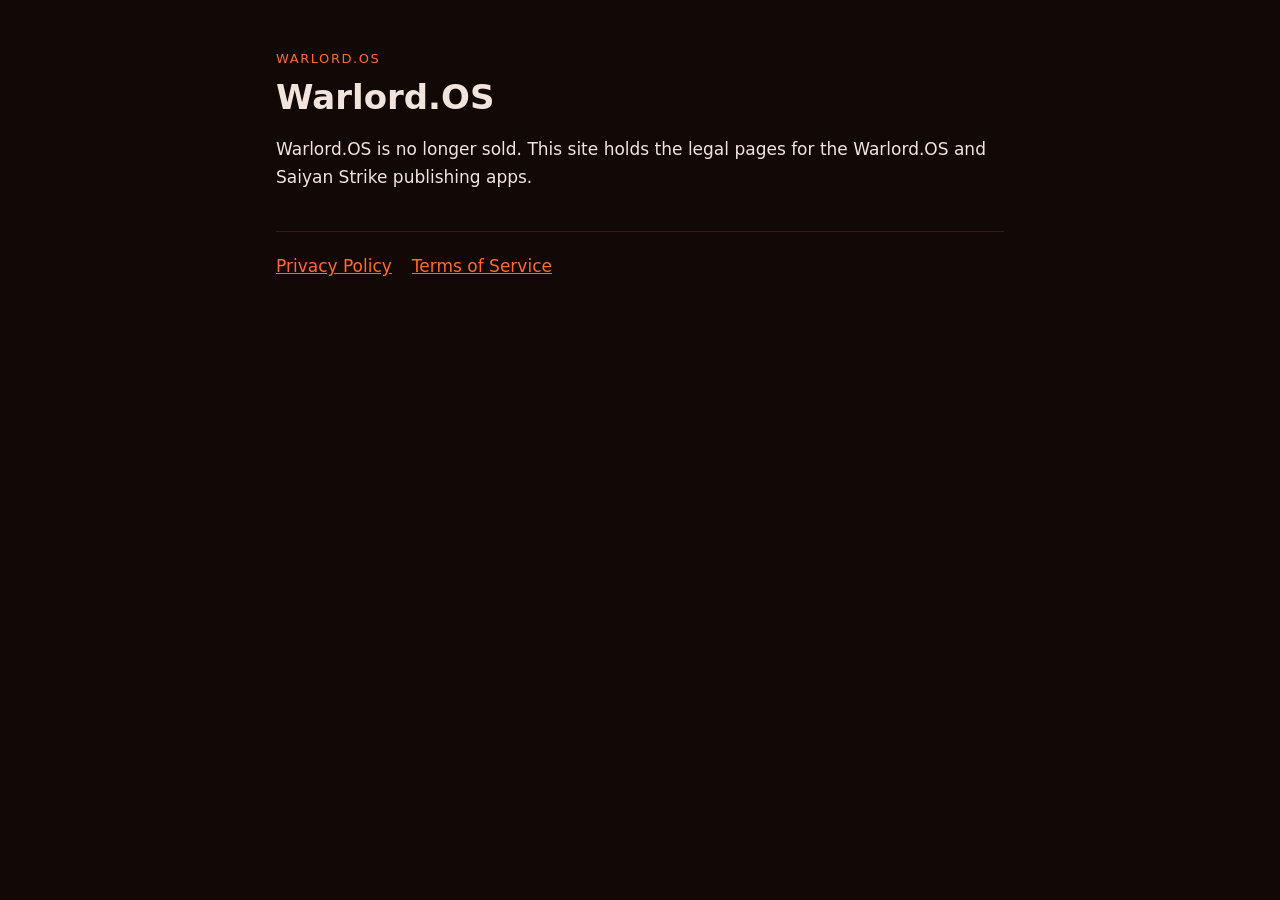
<file: index.html>
<!doctype html>
<html lang="en-GB">
<head>
<meta charset="utf-8">
<meta name="viewport" content="width=device-width, initial-scale=1">
<title>Warlord.OS</title>
<link rel="stylesheet" href="/style.css">
</head>
<body>
<main>
<p class="eyebrow">Warlord.OS</p>
<h1>Warlord.OS</h1>
<p>Warlord.OS is no longer sold. This site holds the legal pages for the Warlord.OS and Saiyan Strike publishing apps.</p>
<nav><a href="/privacy/">Privacy Policy</a><a href="/terms/">Terms of Service</a></nav>
</main>
</body>
</html>
</file>
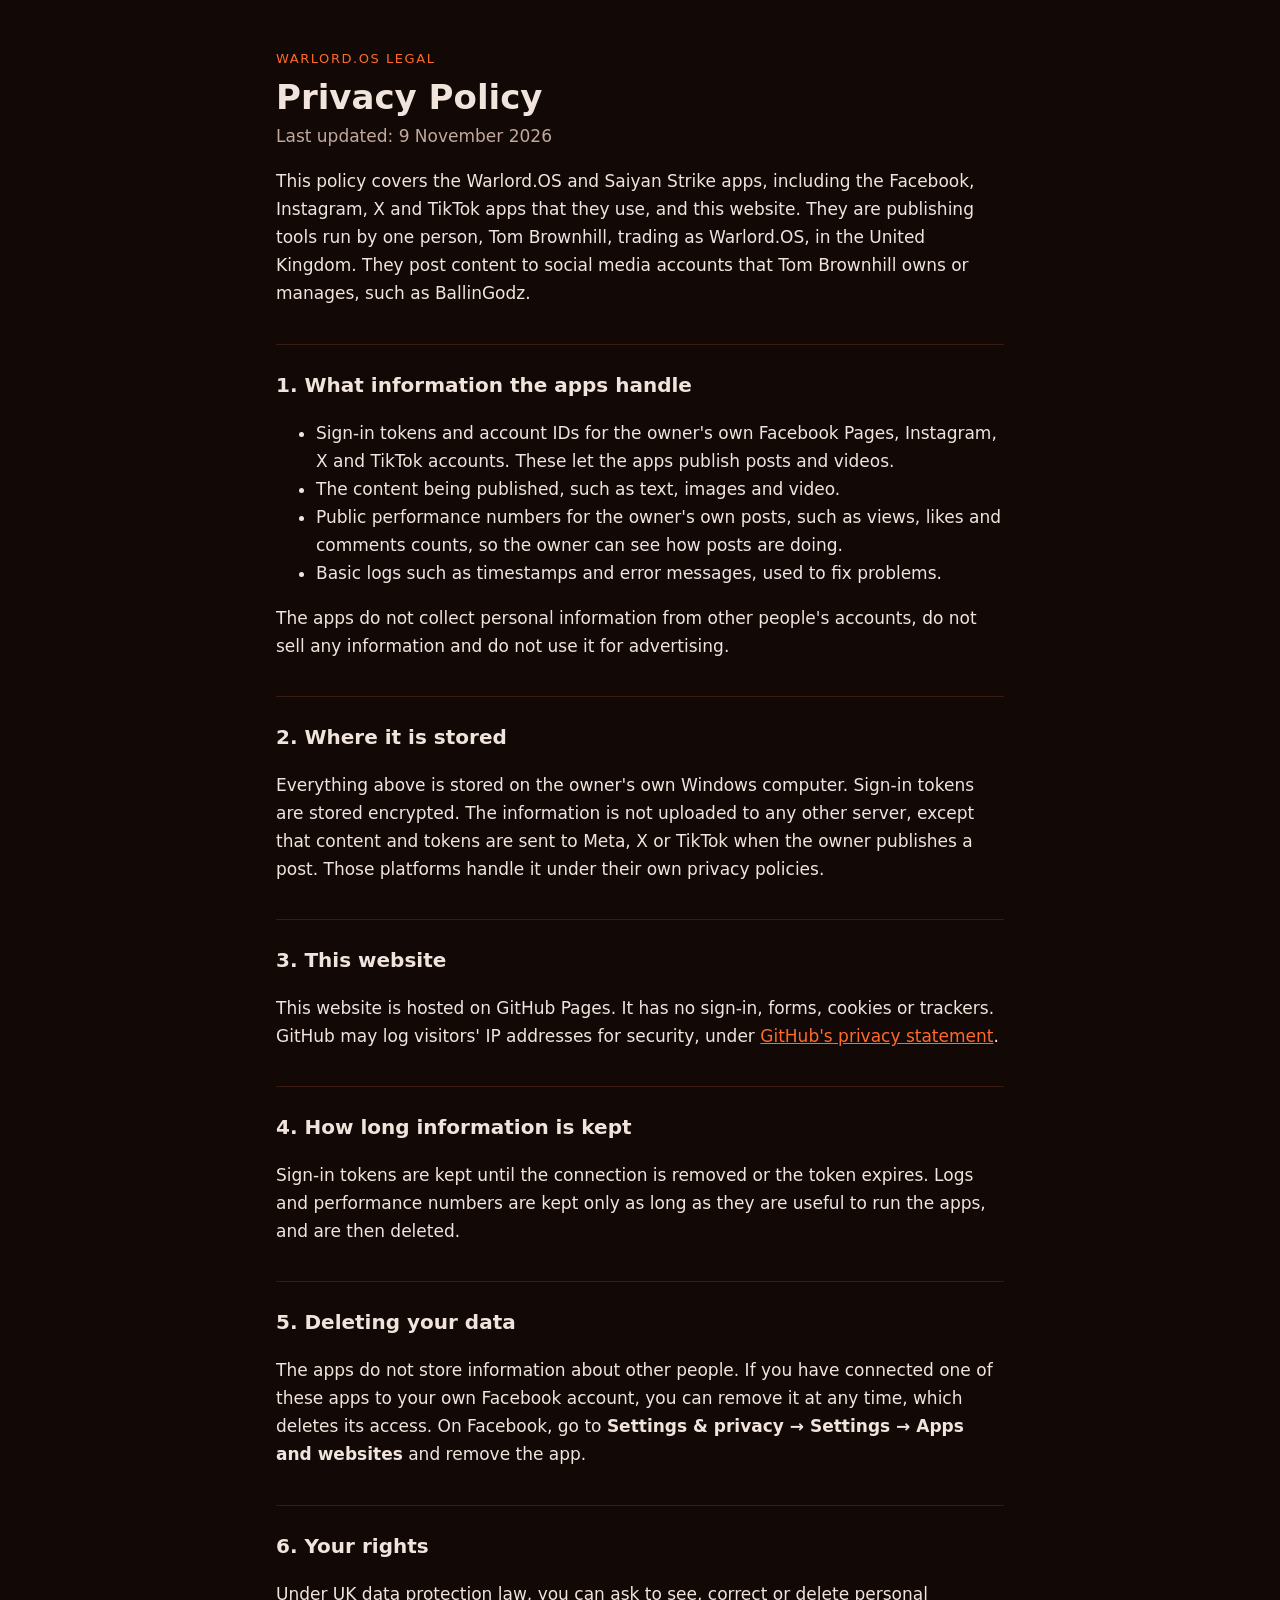
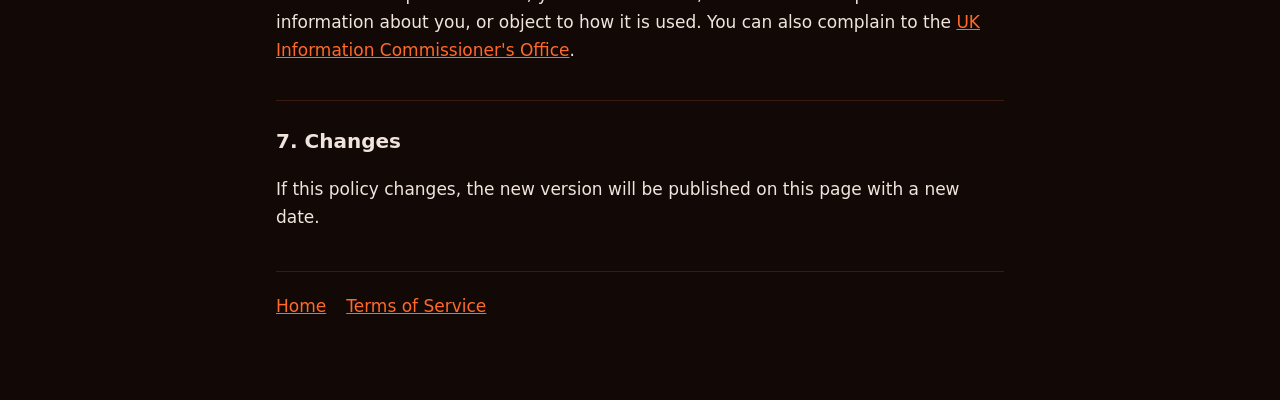
<file: privacy/index.html>
<!doctype html>
<html lang="en-GB">
<head>
<meta charset="utf-8">
<meta name="viewport" content="width=device-width, initial-scale=1">
<title>Privacy Policy | Warlord.OS</title>
<link rel="stylesheet" href="/style.css">
</head>
<body>
<main>
<p class="eyebrow">Warlord.OS legal</p>
<h1>Privacy Policy</h1>
<p class="updated">Last updated: 9 November 2026</p>

<p>This policy covers the Warlord.OS and Saiyan Strike apps, including the Facebook, Instagram, X and TikTok apps that they use, and this website. They are publishing tools run by one person, Tom Brownhill, trading as Warlord.OS, in the United Kingdom. They post content to social media accounts that Tom Brownhill owns or manages, such as BallinGodz.</p>

<h2>1. What information the apps handle</h2>
<ul>
<li>Sign-in tokens and account IDs for the owner's own Facebook Pages, Instagram, X and TikTok accounts. These let the apps publish posts and videos.</li>
<li>The content being published, such as text, images and video.</li>
<li>Public performance numbers for the owner's own posts, such as views, likes and comments counts, so the owner can see how posts are doing.</li>
<li>Basic logs such as timestamps and error messages, used to fix problems.</li>
</ul>
<p>The apps do not collect personal information from other people's accounts, do not sell any information and do not use it for advertising.</p>

<h2>2. Where it is stored</h2>
<p>Everything above is stored on the owner's own Windows computer. Sign-in tokens are stored encrypted. The information is not uploaded to any other server, except that content and tokens are sent to Meta, X or TikTok when the owner publishes a post. Those platforms handle it under their own privacy policies.</p>

<h2>3. This website</h2>
<p>This website is hosted on GitHub Pages. It has no sign-in, forms, cookies or trackers. GitHub may log visitors' IP addresses for security, under <a href="https://docs.github.com/en/site-policy/privacy-policies/github-general-privacy-statement">GitHub's privacy statement</a>.</p>

<h2>4. How long information is kept</h2>
<p>Sign-in tokens are kept until the connection is removed or the token expires. Logs and performance numbers are kept only as long as they are useful to run the apps, and are then deleted.</p>

<h2 id="data-deletion">5. Deleting your data</h2>
<p>The apps do not store information about other people. If you have connected one of these apps to your own Facebook account, you can remove it at any time, which deletes its access. On Facebook, go to <strong>Settings &amp; privacy → Settings → Apps and websites</strong> and remove the app.</p>

<h2>6. Your rights</h2>
<p>Under UK data protection law, you can ask to see, correct or delete personal information about you, or object to how it is used. You can also complain to the <a href="https://ico.org.uk/make-a-complaint/">UK Information Commissioner's Office</a>.</p>

<h2>7. Changes</h2>
<p>If this policy changes, the new version will be published on this page with a new date.</p>

<nav><a href="/">Home</a><a href="/terms/">Terms of Service</a></nav>
</main>
</body>
</html>
</file>
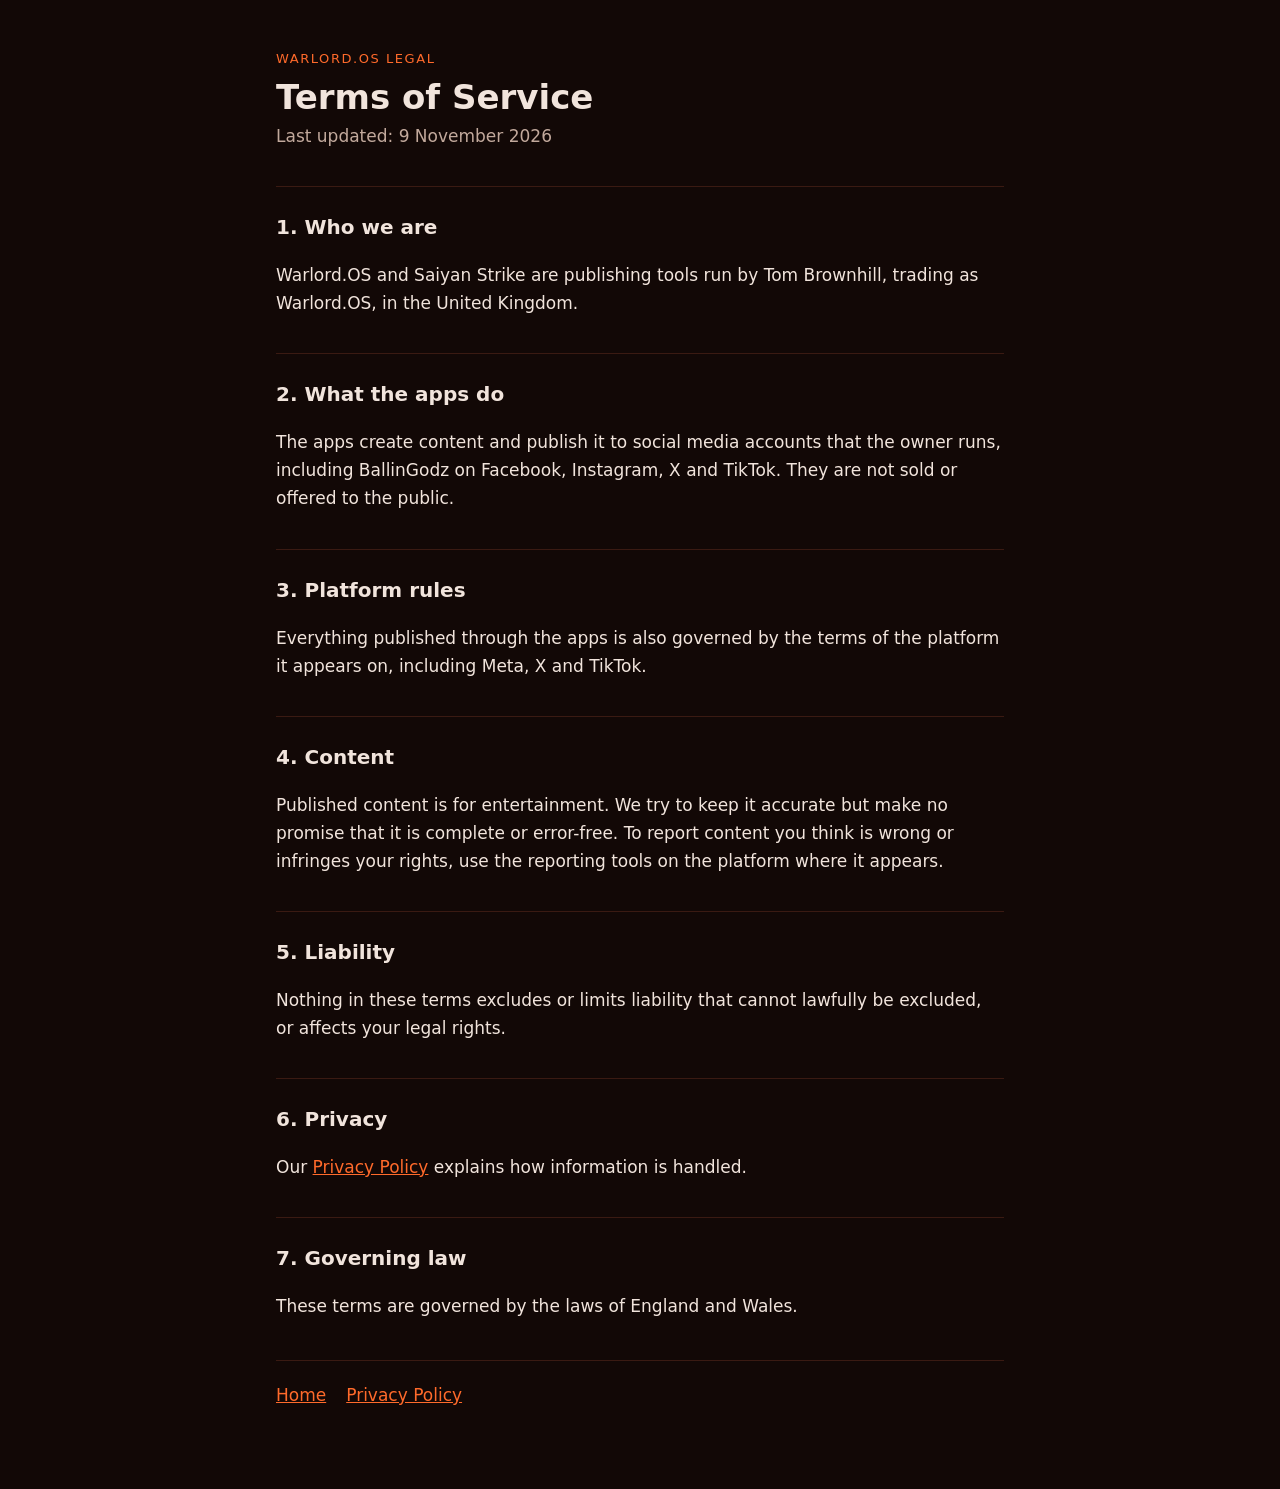
<file: terms/index.html>
<!doctype html>
<html lang="en-GB">
<head>
<meta charset="utf-8">
<meta name="viewport" content="width=device-width, initial-scale=1">
<title>Terms of Service | Warlord.OS</title>
<link rel="stylesheet" href="/style.css">
</head>
<body>
<main>
<p class="eyebrow">Warlord.OS legal</p>
<h1>Terms of Service</h1>
<p class="updated">Last updated: 9 November 2026</p>

<h2>1. Who we are</h2>
<p>Warlord.OS and Saiyan Strike are publishing tools run by Tom Brownhill, trading as Warlord.OS, in the United Kingdom.</p>

<h2>2. What the apps do</h2>
<p>The apps create content and publish it to social media accounts that the owner runs, including BallinGodz on Facebook, Instagram, X and TikTok. They are not sold or offered to the public.</p>

<h2>3. Platform rules</h2>
<p>Everything published through the apps is also governed by the terms of the platform it appears on, including Meta, X and TikTok.</p>

<h2>4. Content</h2>
<p>Published content is for entertainment. We try to keep it accurate but make no promise that it is complete or error-free. To report content you think is wrong or infringes your rights, use the reporting tools on the platform where it appears.</p>

<h2>5. Liability</h2>
<p>Nothing in these terms excludes or limits liability that cannot lawfully be excluded, or affects your legal rights.</p>

<h2>6. Privacy</h2>
<p>Our <a href="/privacy/">Privacy Policy</a> explains how information is handled.</p>

<h2>7. Governing law</h2>
<p>These terms are governed by the laws of England and Wales.</p>

<nav><a href="/">Home</a><a href="/privacy/">Privacy Policy</a></nav>
</main>
</body>
</html>
</file>
<file: style.css>
:root { --bg: #120806; --text: #f1e4dc; --muted: #c2a99c; --accent: #ff6a2b; --line: #3a1a12; }
* { box-sizing: border-box; }
body { margin: 0; background: var(--bg); color: var(--text); font: 17px/1.65 system-ui, -apple-system, "Segoe UI", sans-serif; }
main { max-width: 760px; margin: 0 auto; padding: 48px 16px 80px; }
.eyebrow { color: var(--accent); text-transform: uppercase; letter-spacing: .12em; font-size: 13px; margin: 0; }
h1 { font-size: 34px; line-height: 1.2; margin: 8px 0 4px; }
h2 { font-size: 20px; margin: 36px 0 8px; border-top: 1px solid var(--line); padding-top: 24px; }
.updated { color: var(--muted); margin-top: 0; }
a { color: var(--accent); }
nav { display: flex; gap: 20px; margin-top: 40px; padding-top: 20px; border-top: 1px solid var(--line); }
</file>
